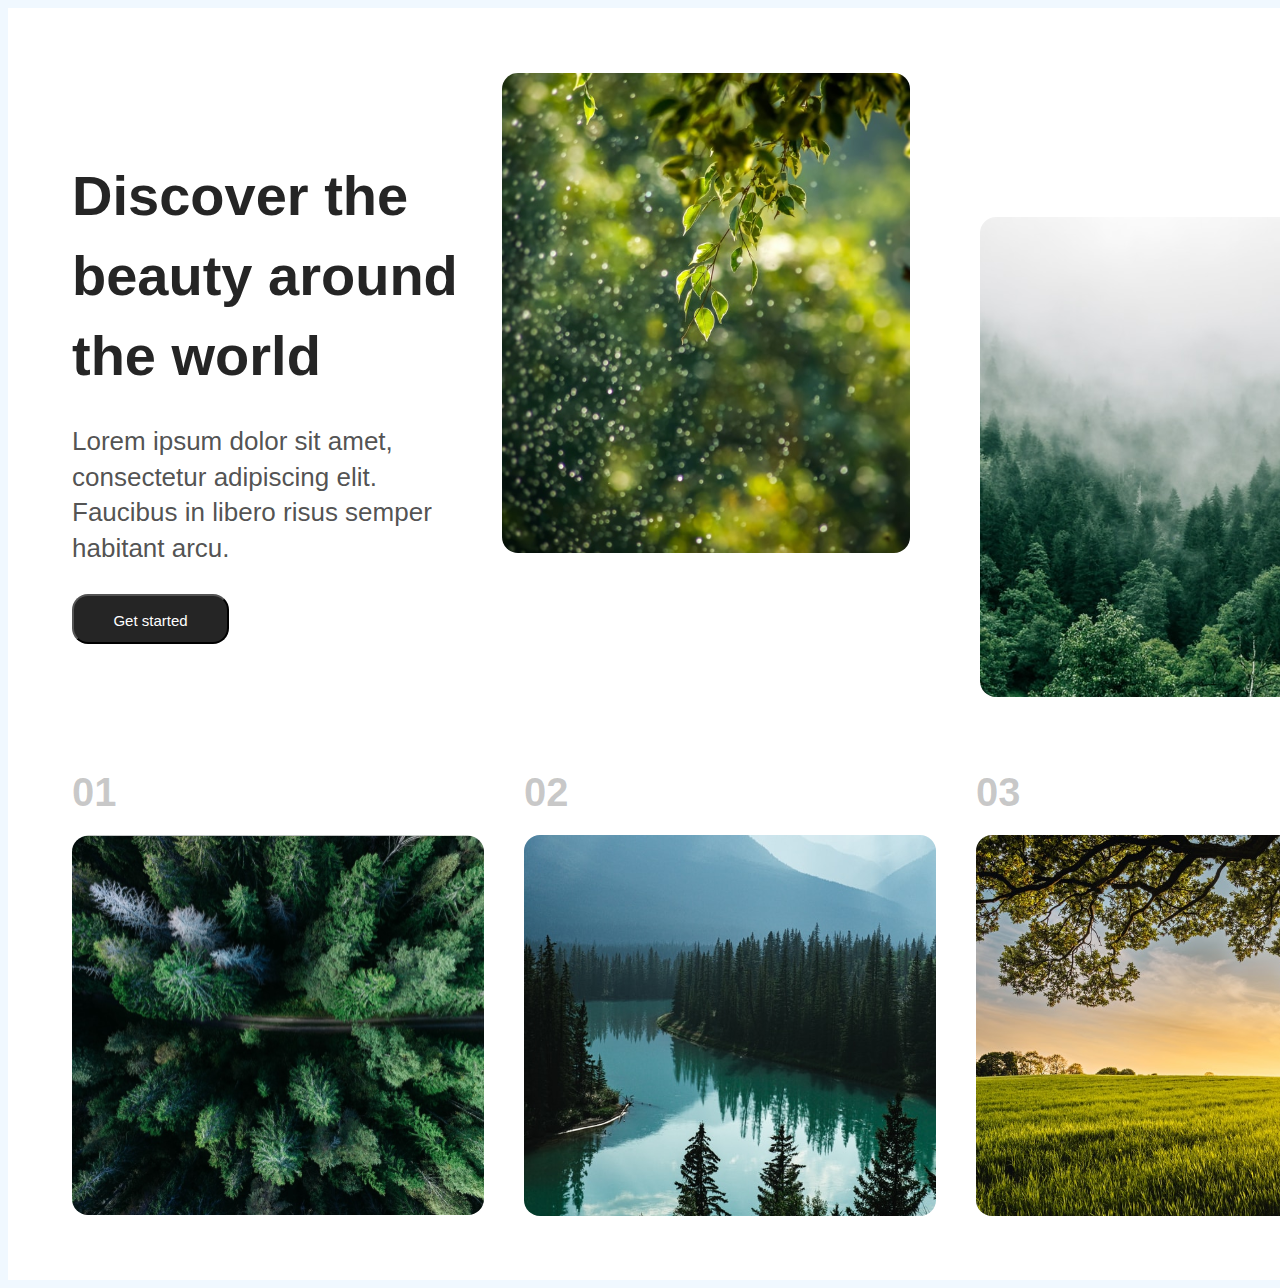
<file: pagina2/index.html>
<!DOCTYPE html>
<html lang="en">
<head>
    <meta charset="UTF-8">
    <meta name="viewport" content="width=device-width, initial-scale=1.0">
    <title>Pagina 2</title>
    <link href="https://fonts.cdnfonts.com/css/avenir" rel="stylesheet">
    <link rel="stylesheet" href="style.css">
</head>
<body>
    <div class="pagina">
       <div class="content">
        <h1>Discover the beauty around the world</h1>
        <p>Lorem ipsum dolor sit amet, consectetur adipiscing elit. Faucibus in libero risus semper habitant arcu.</p>
        <button>Get started</button>
       </div> 
        <div class="imagenesFlotantes">
            <img src="images/planta.svg" alt="" id="izquierda">
            <img src="images/bosque.svg" alt="" id="derecha">
        </div>
        <div class="imageCard">
            <div class="imagenes">
                <h3>01</h3>
                <img src="images/bosqueArriba.svg" alt="">
            </div>
            <div class="imagenes">
                <h3>02</h3>
                <img src="images/lago.svg" alt="">
            </div>
            <div class="imagenes">
                <h3>03</h3>
                <img src="images/paisaje.svg" alt="">
            </div>
        </div>
    </div>
</body>
</html>
</file>
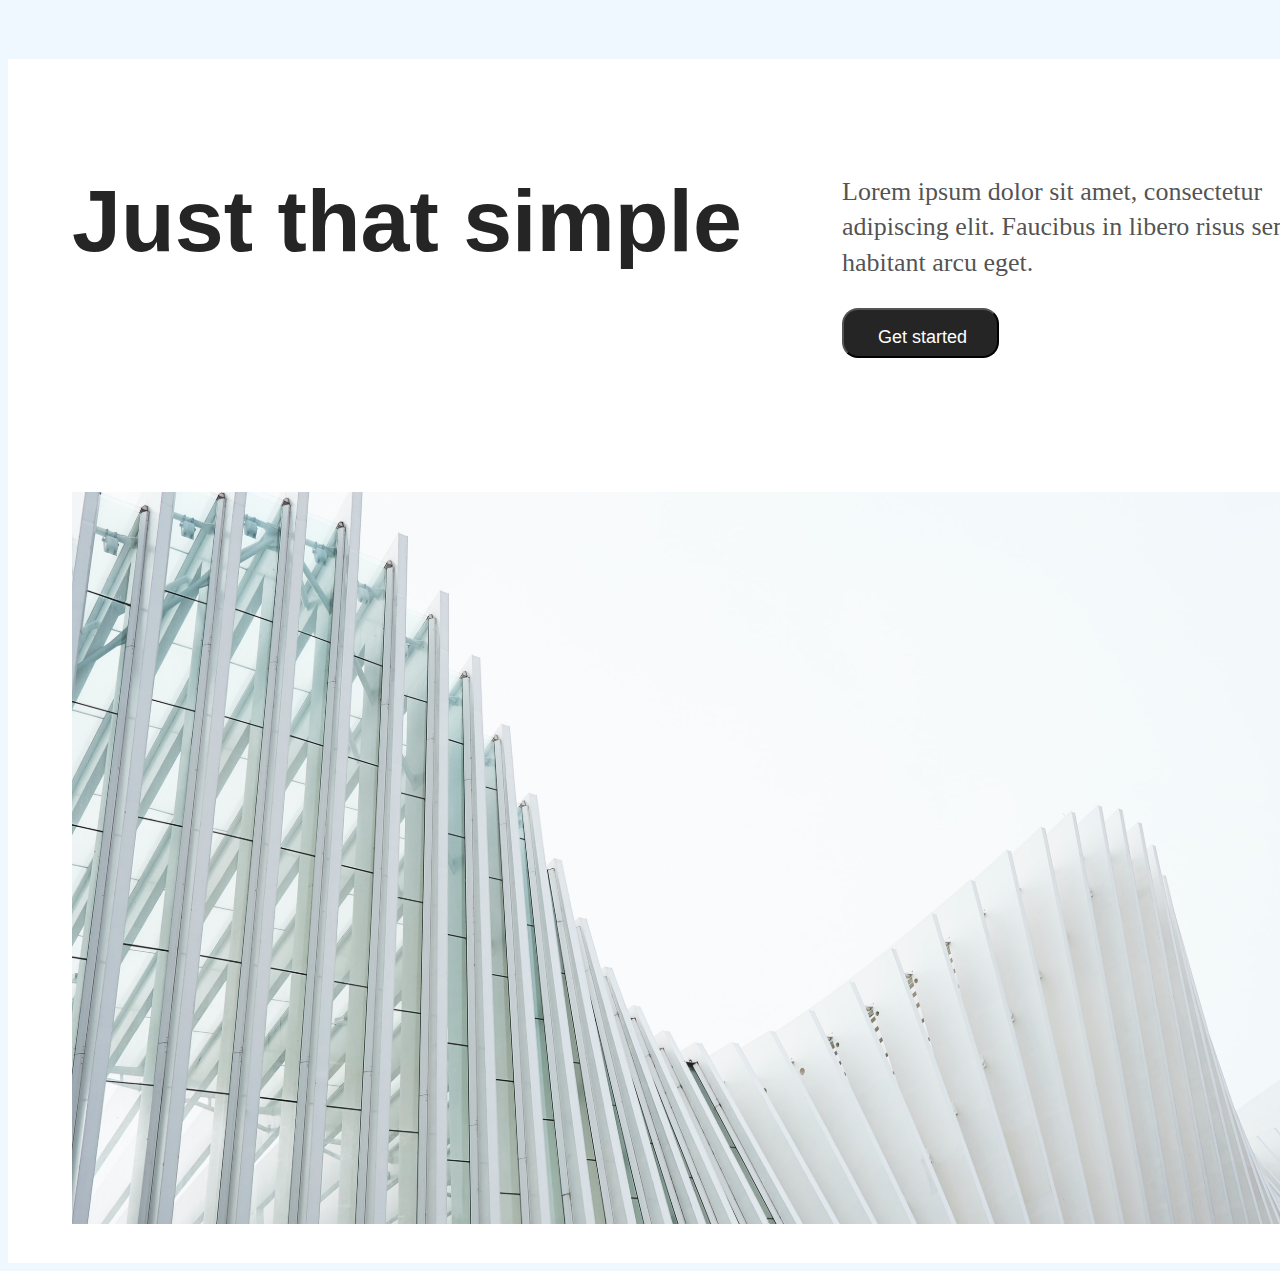
<file: pagina3/index.html>
<!DOCTYPE html>
<html lang="es">
<head>
    <meta charset="UTF-8">
    <meta name="viewport" content="width=device-width, initial-scale=1.0">
    <title>Pagina 3</title>
    <link href="https://fonts.cdnfonts.com/css/avenir" rel="stylesheet">
    <link rel="stylesheet" href="style.css">
</head>
<body>
    <div class="pagina">
        <h1>Just that simple</h1>
        <div class="content">
            <p>Lorem ipsum dolor sit amet, consectetur adipiscing elit. Faucibus in libero risus semper habitant arcu eget.</p>
            <button><p>Get started</p></button>
        </div>
        <img src="images/edificio.svg" alt="">
    </div>
</body>
</html>
</file>
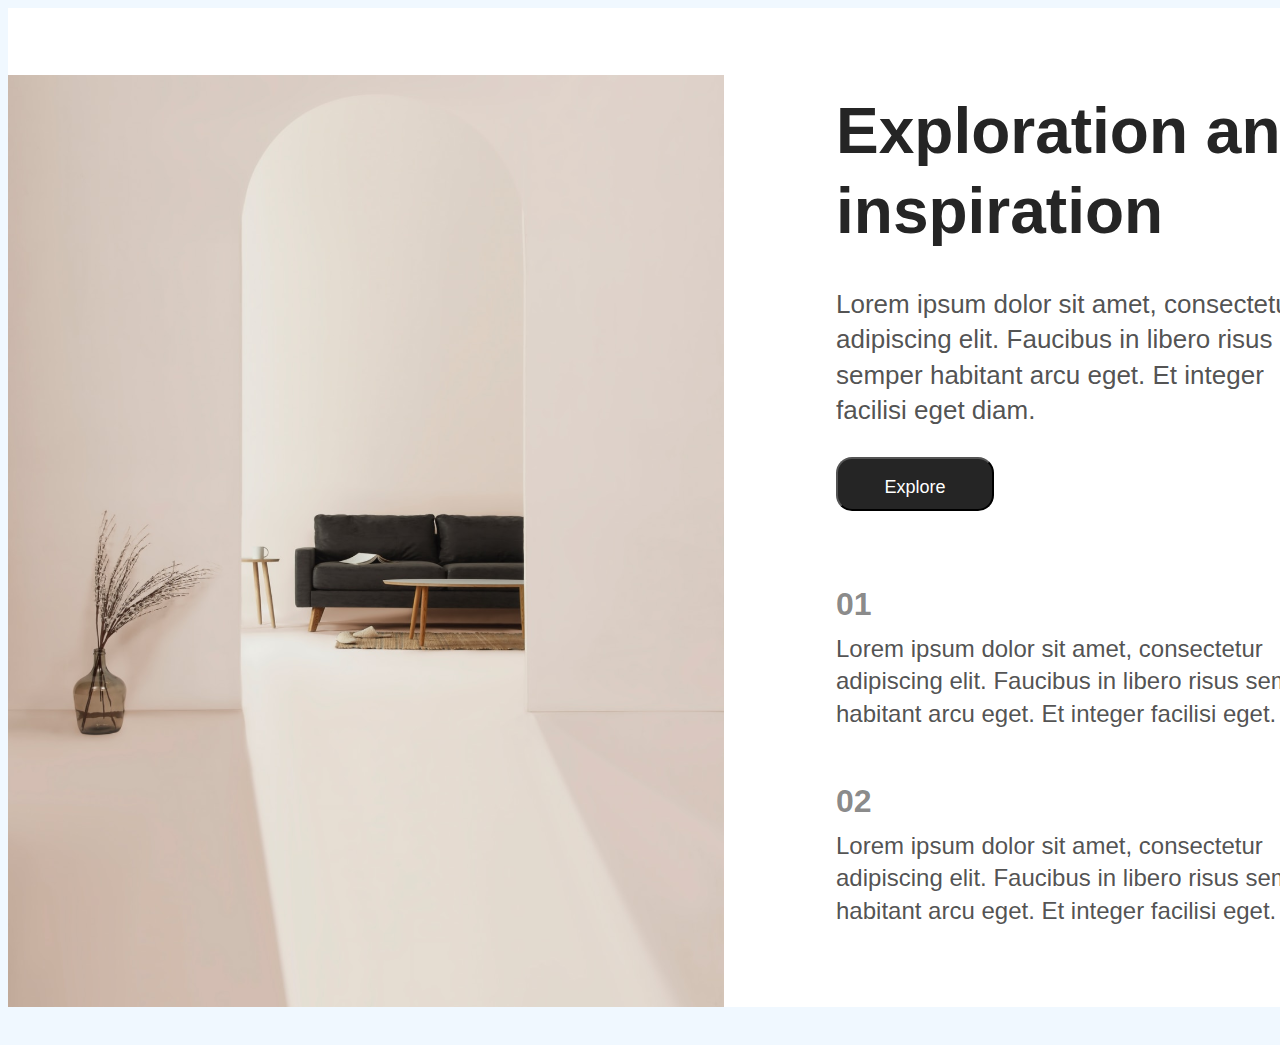
<file: pagina4/index.html>
<!DOCTYPE html>
<html lang="es">
<head>
    <meta charset="UTF-8">
    <meta name="viewport" content="width=device-width, initial-scale=1.0">
    <title>Pagina 4</title>
    <link href="https://fonts.cdnfonts.com/css/avenir" rel="stylesheet">
    <link rel="stylesheet" href="style.css">
</head>
<body>
    <div class="pagina">
        <img src="images/hogar.svg" alt="">
        <div class="contentRight">
            <div class="headlineButton">
                <h1>Exploration and inspiration</h1>
                <p>Lorem ipsum dolor sit amet, consectetur adipiscing elit. Faucibus in libero risus semper habitant arcu eget. Et integer facilisi eget diam.</p>
                <button>
                    <p>Explore</p>
                </button>
            </div>
            <div class="textList">
                <div class="content">
                    <p class="numero">01</p>
                    <p class="texto">Lorem ipsum dolor sit amet, consectetur adipiscing elit. Faucibus in libero risus semper habitant arcu eget. Et integer facilisi eget.</p>
                </div>
                <div class="content">
                    <p class="numero">02</p>
                    <p class="texto">Lorem ipsum dolor sit amet, consectetur adipiscing elit. Faucibus in libero risus semper habitant arcu eget. Et integer facilisi eget.</p>
                </div>
            </div>
        </div>
    </div>
</body>
</html>
</file>
<file: pagina2/style.css>
body{
    background-color: aliceblue;
}

.pagina{
    margin: 0 auto;
    background-color: #fff;
    width: 1440px;
    height: 1272px;
}

.content{
    width: 444px;
    height: 473px;
    position: relative;
    top: 110px;
    left: 64px;
    float: left;
}

.content h1{
    width: 444px;
    height: 231px;
    font-family: 'Avenir', sans-serif;
    font-weight: 800;
    font-size: 56px;
    line-height: 80px;
    color: #252525;
}

.content p{
    width: 386px;
    height: 144px;
    font-family: 'Avenir', sans-serif;
    font-weight: 400;
    font-size: 26px;
    line-height: 35.52px;
    color: rgba(37, 37, 37, 0.8);
}

.content button{
    width: 157px;
    height: 50px;
    border-radius: 16px;
    padding: 16px 32px;
    gap: 10px;
    background-color: #252525;
    font-family: 'Avenir', sans-serif;
    font-weight: 400;
    font-size: 15px;
    line-height: 18px;
    color: #fff;
}

.imagenesFlotantes #izquierda{
    margin-top: 65px;
    margin-left: 50px;
}

.imagenesFlotantes #derecha{
    position: absolute;
    padding-left: 70px;
    top: 217px;
}

.imageCard{
    display: flex;
    width: 1316px;
    height: 440px;
    position: absolute;
    top: 725px;
    padding-left: 64px;
    gap: 40px;
}

.imageCard .imagenes{
    width: 412px;
    height: 438.16px;
}

.imageCard .imagenes h3{
    width: 368px;
    height: 55px;
    font-family: 'Avenir', sans-serif;
    font-weight: 800;
    font-size: 40px;
    line-height: 54.64px;
    color: rgba(37, 37, 37, 0.25);
}

.imageCard .imagenes img{
    margin-top: -25px;
}
</file>
<file: pagina3/style.css>
body{
    background-color: aliceblue;
}
.pagina{
    margin: 0 auto;
    width: 1440px;
    height: 1204px;
    background-color: #FFFFFF;
}

h1{
    width: 674px;
    height: 80px;
    position: relative;
    top: 122px;
    left: 64px;
    font-family: 'Avenir', sans-serif;
    font-weight: 800;
    font-size: 88px;
    line-height: 80px;
    color: #252525;
}

.content{
    float: right;
    width: 526px;
    height: 174px;
    position: relative;
    top: -50px;
    left: -80px;
    gap: 16px;
}

.content p{
    width: 526px;
    height: 108px;
    font-size: 'avenir', sans-serif;
    font-weight: 400;
    font-size: 26px;
    line-height: 35.52px;
    color: rgba(37, 37, 37, 0.8);
}

.content button{
    width: 157px;
    height: 50px;
    border-radius: 16px;
    padding: 0px 32px;
    gap: 10px;
    background-color: #252525;
}

.content button p{
    width: 93px;
    height: 18px;
    font-family: 'Avenir', sans-serif;
    font-weight: 400;
    font-size: 18px;
    line-height: 18px;
    color: #fff;
}

img{
    position: relative;
    left: 64px;
    top: 120px;
}
</file>
<file: pagina4/style.css>
body{
    background-color: aliceblue;
}
.pagina{
    margin: 0 auto;
    width: 1440px;
    height: 999px;
    background-color: #ffffff;
}

img{
    float: left;
    margin-top: 67px;
}

.contentRight{
    width: 724px;
    height: 997px;
    float: right;
    display: flex;
    flex-direction: column;
    gap: 88px;
    margin-top: 40px;
}

.headlineButton{
    width: 500px;
    height: 415px;
    padding-left: 112px;
}

.headlineButton h1{
    width: 500px;
    height: 153px;
    font-family: 'avenir',sans-serif;
    font-weight: 800;
    font-size: 64px;
    line-height: 80px;
    color: #252525;
}

.headlineButton p{
    width: 500px;
    height: 144px;
    font-family: 'avenir',sans-serif;
    font-weight: 400;
    font-size: 26px;
    line-height: 35.52px;
    color: rgba(37, 37, 37, 0.8);
}

.headlineButton button{
    width: 158px;
    height: 54px;
    border-radius: 16px;
    gap: 10px;
    background-color: #252525;
}

.headlineButton button p{
    width: auto;
    height: auto;
    font-family: 'avenir',sans-serif;
    font-weight: 400;
    font-size: 18px;
    line-height: 18px;
    color: #ffffff;
}

.textList{
    width: 500px;
    height: 334px;
    display: flex;
    flex-direction: column;
    gap: 40px;
    padding-left: 112px;
}

.content{
    width: 500px;
    height: 157px;
    display: flex;
    flex-direction: column;
    gap: 4px;
}

.numero{
    width: 500px;
    height: 44px;
    font-family: 'avenir',sans-serif;
    font-weight: 800;
    font-size: 32px;
    line-height: 43.71px;
    color: rgba(37, 37, 37, 0.55);
}

.texto{
    width: 500px;
    height: 99px;
    font-family: 'avenir',sans-serif;
    font-weight: 400;
    font-size: 24px;
    line-height: 32.78px;
    color: rgba(37, 37, 37, 0.8);
    position: relative;
    margin-top: -30px;
}
</file>
